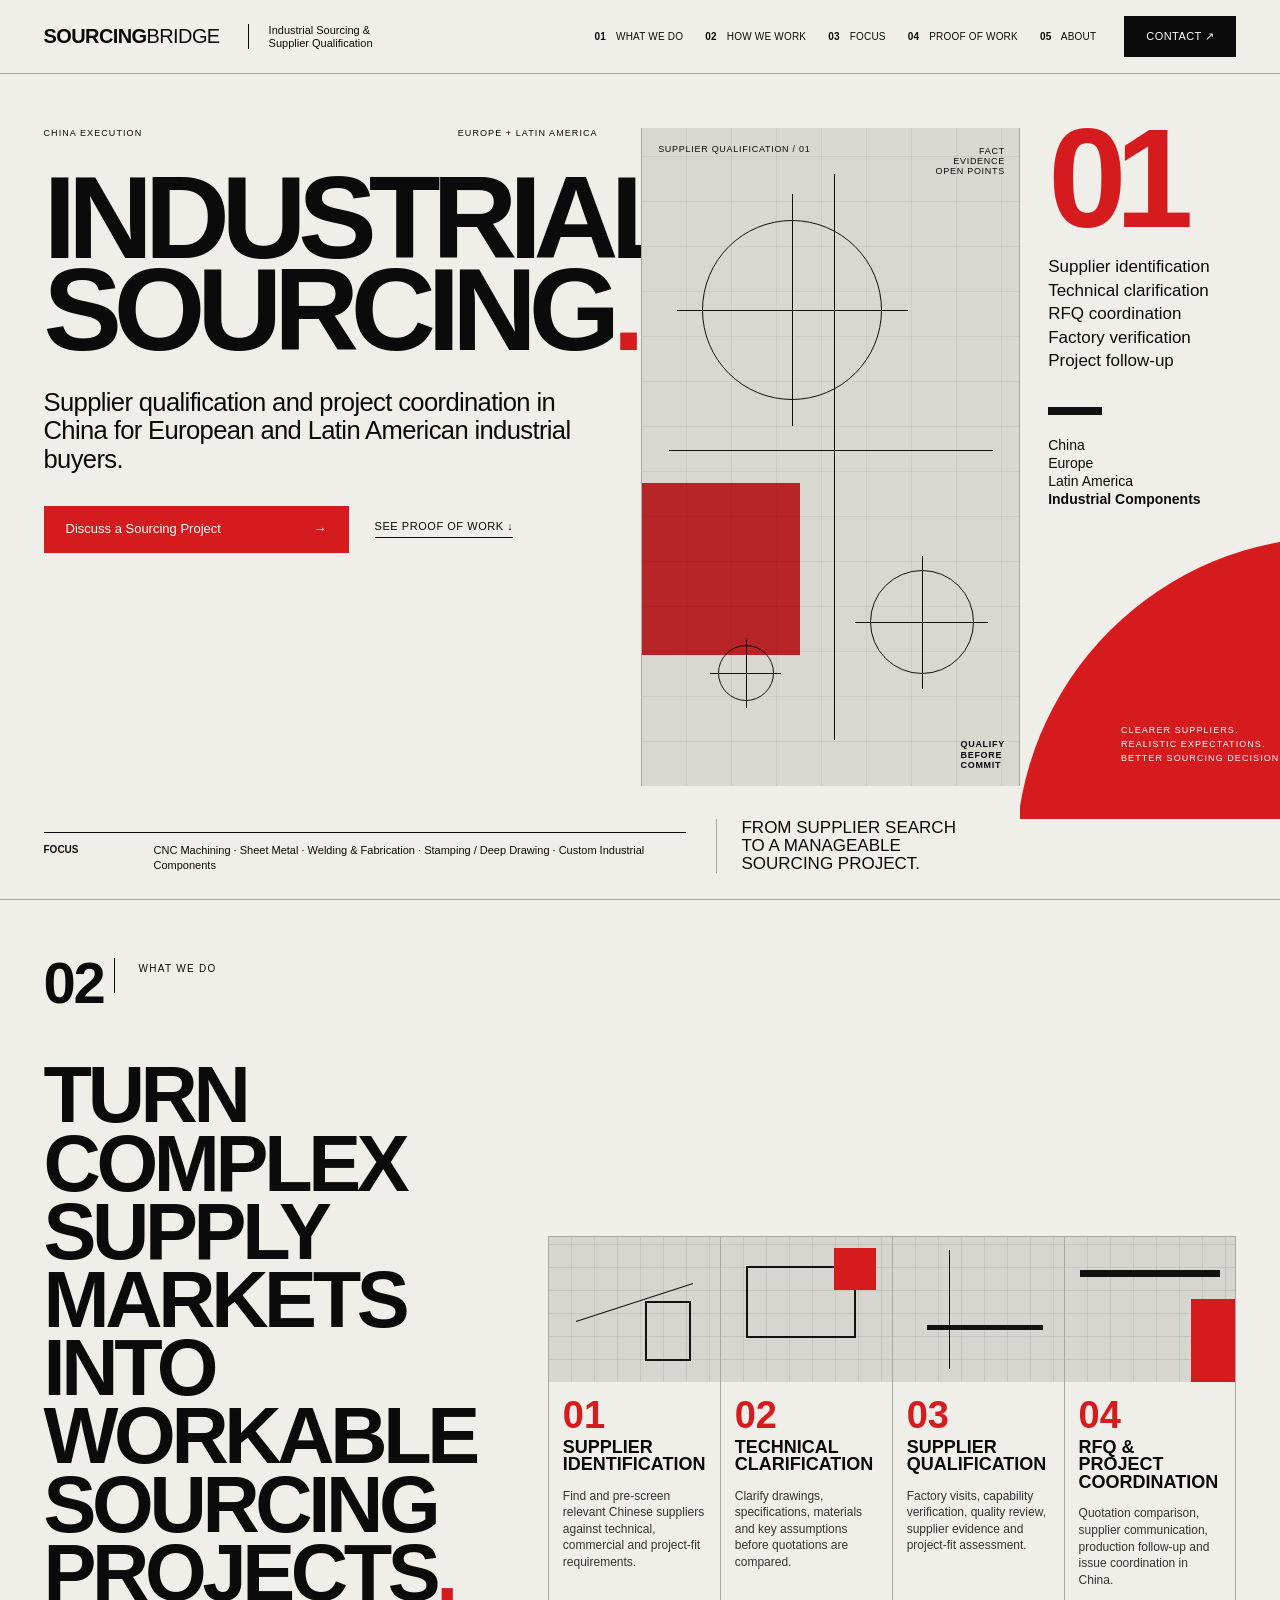
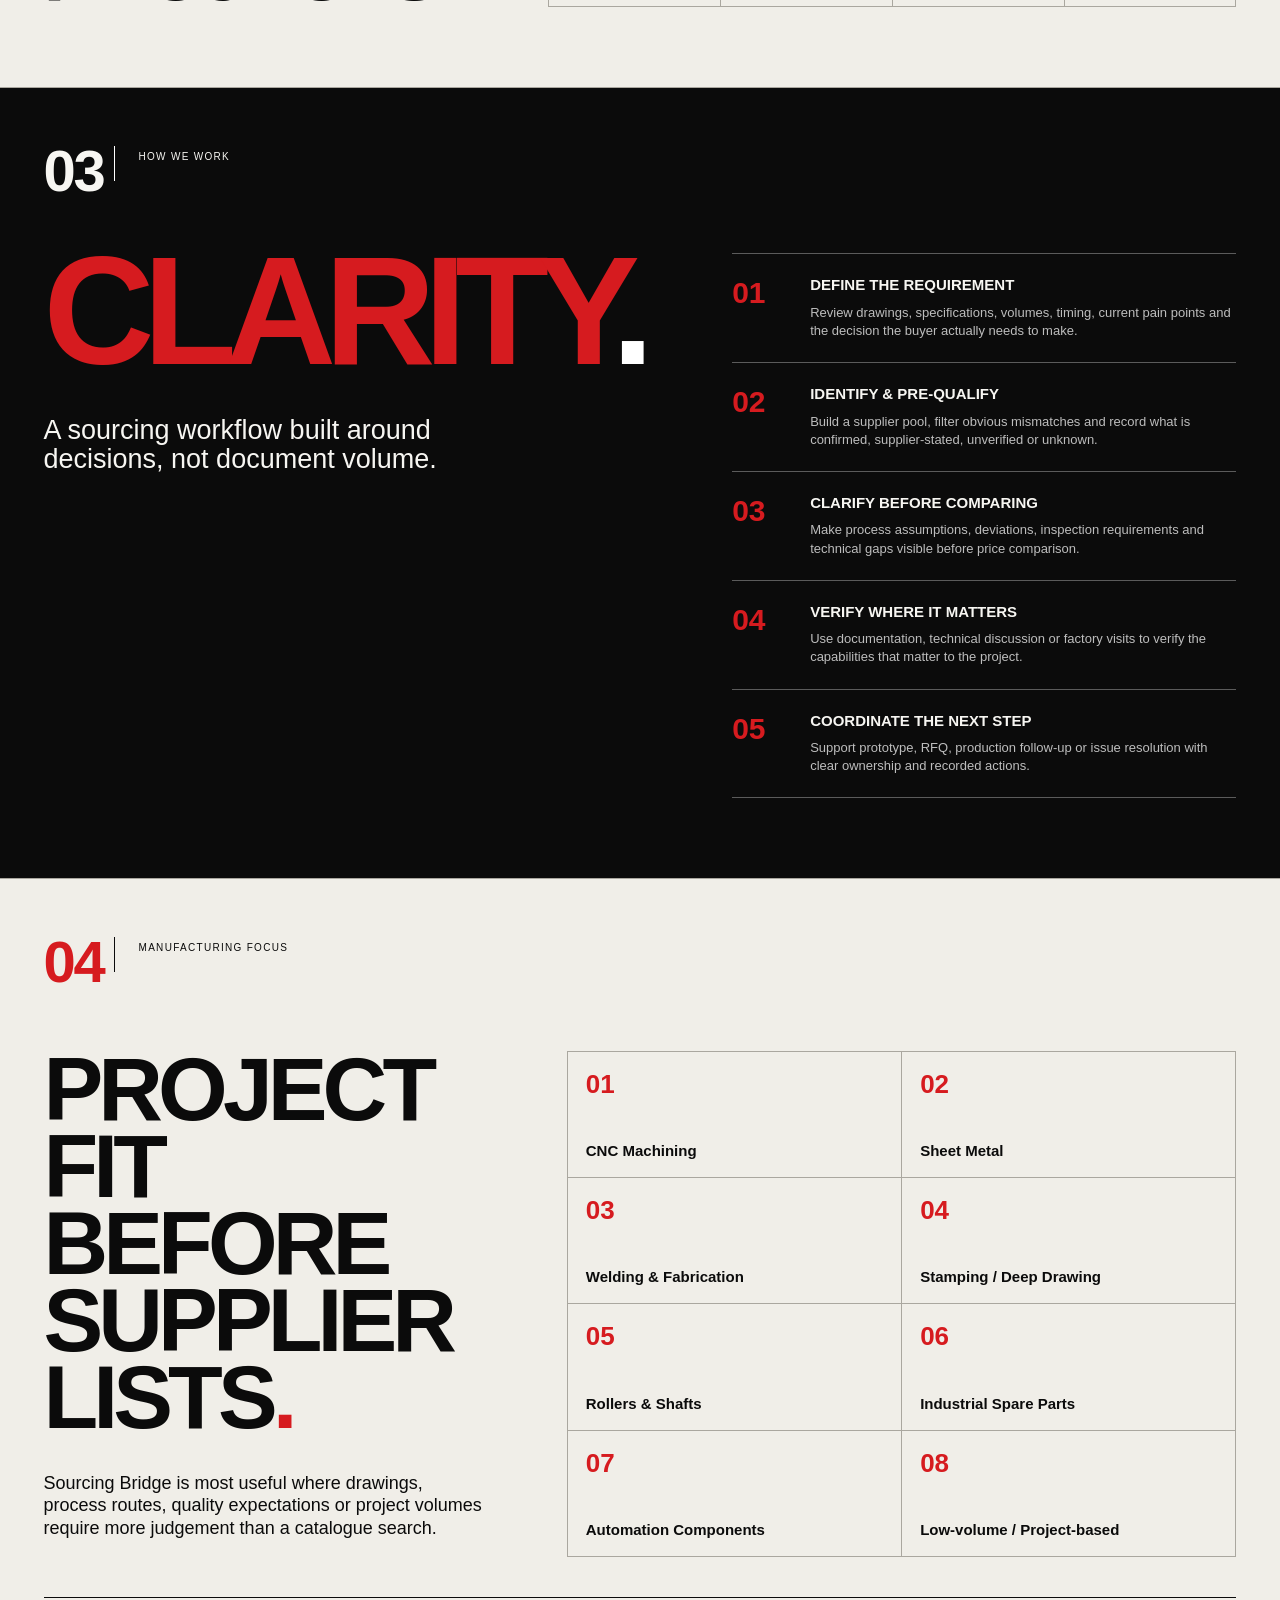
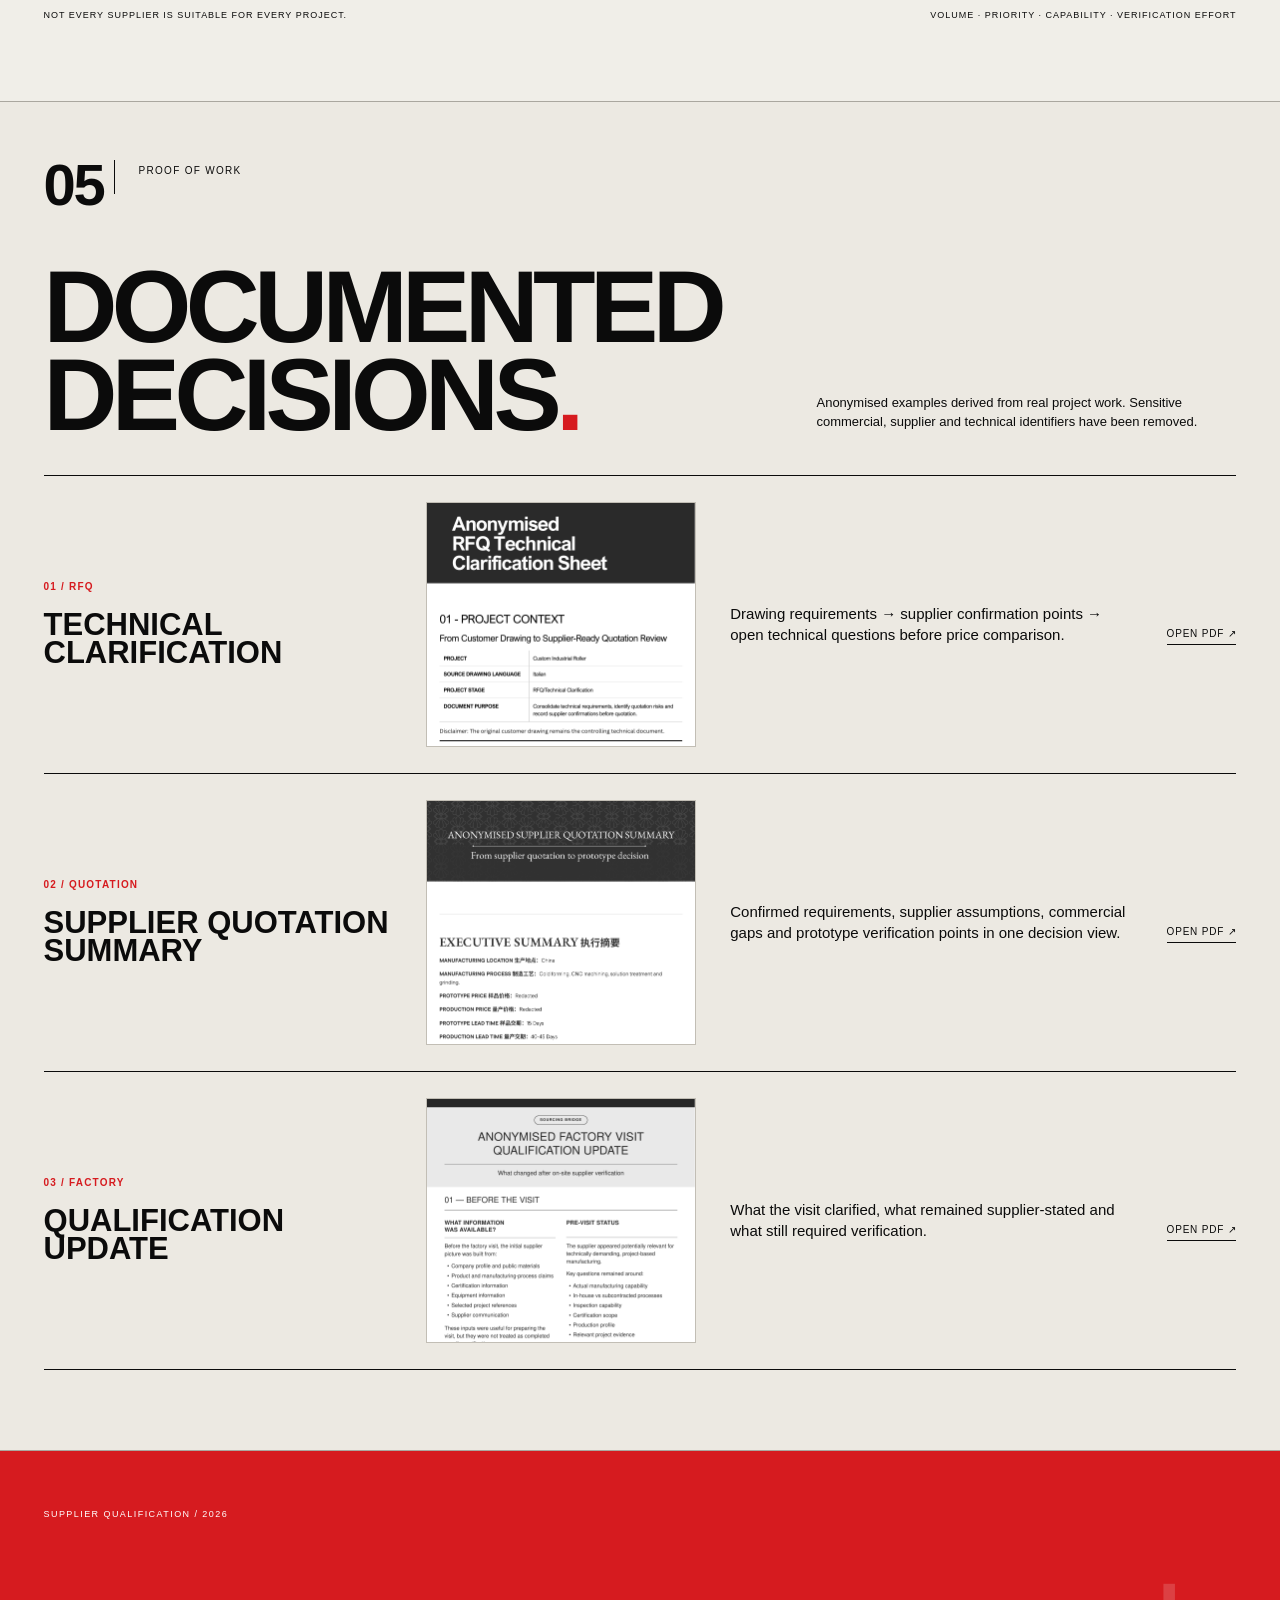
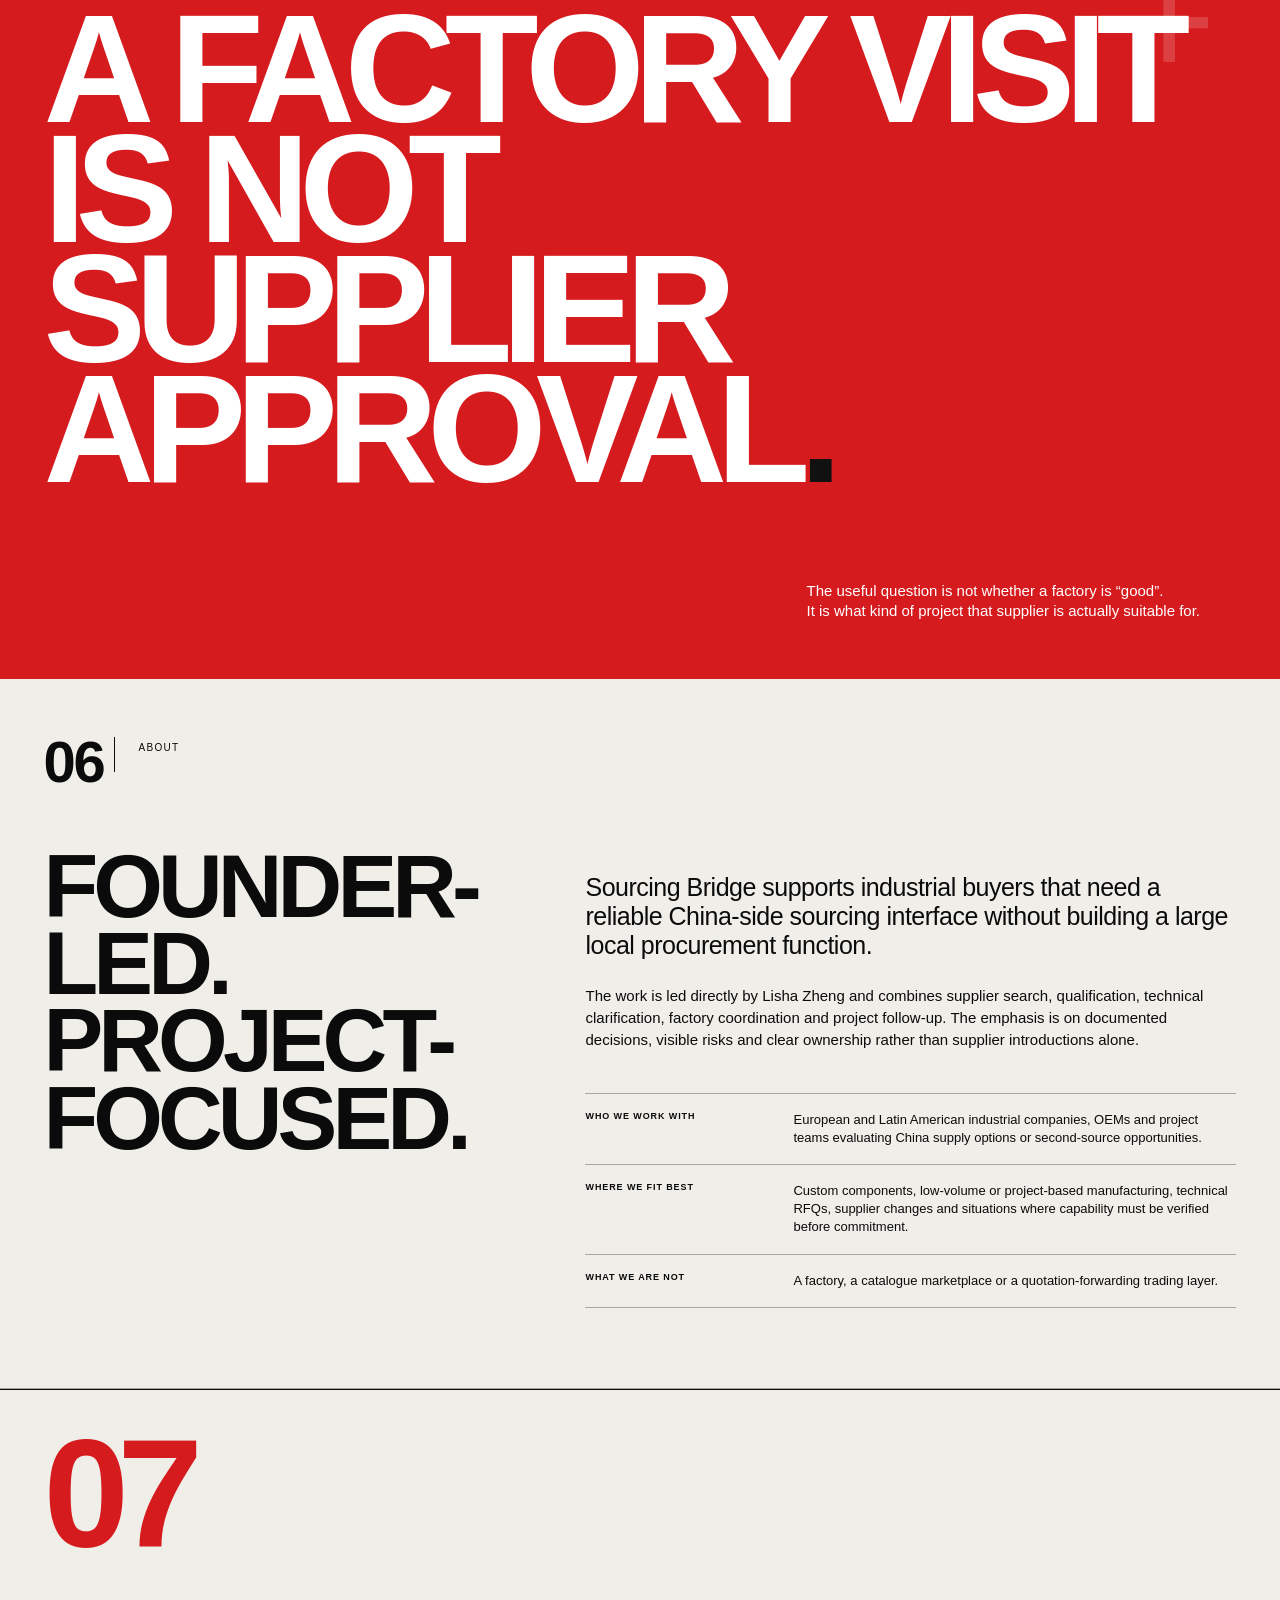
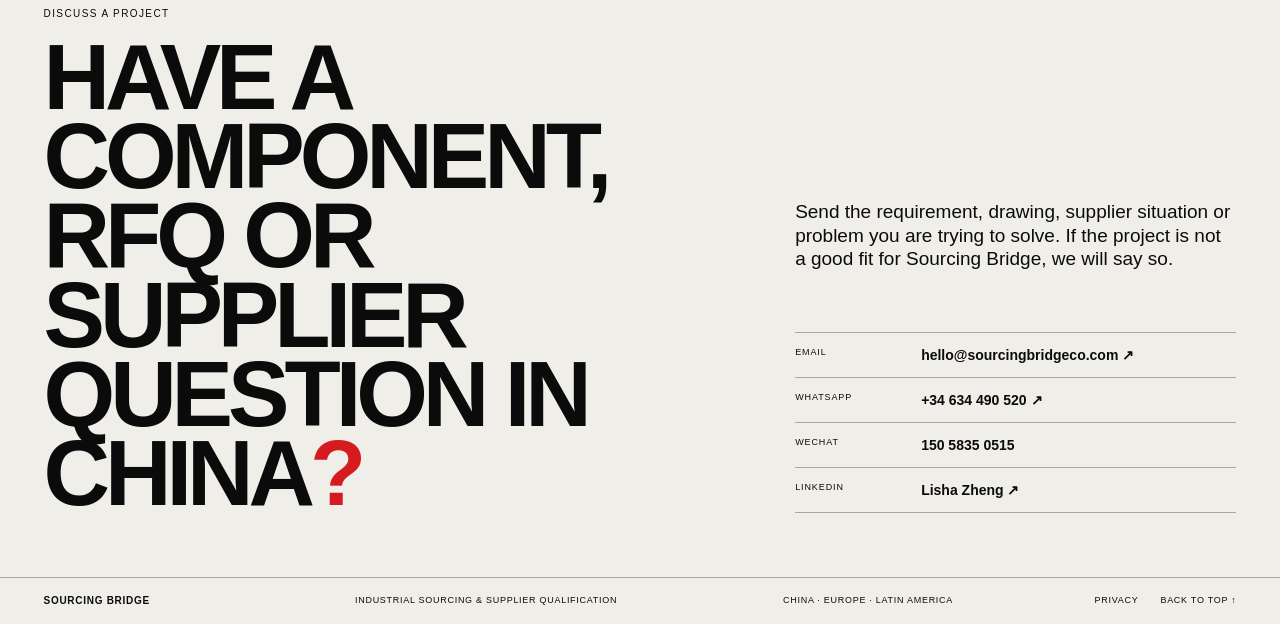
<file: index.html>
<!doctype html>
<html lang="en">
<head>
  <meta charset="utf-8" />
  <meta name="viewport" content="width=device-width, initial-scale=1" />
  <title>Sourcing Bridge — Industrial Sourcing & Supplier Qualification in China</title>
  <meta name="description" content="Sourcing Bridge supports European and Latin American industrial companies with supplier identification, qualification, RFQ coordination, factory verification and project follow-up in China." />
  <meta name="theme-color" content="#f0eee8" />
  <meta property="og:title" content="Sourcing Bridge — Industrial Sourcing & Supplier Qualification" />
  <meta property="og:description" content="From supplier search to a manageable industrial sourcing project." />
  <meta property="og:type" content="website" />
  <meta property="og:url" content="https://sourcingbridgeco.com/" />
  <link rel="canonical" href="https://sourcingbridgeco.com/" />
  <meta property="og:image" content="https://sourcingbridgeco.com/assets/og-sourcingbridge.png" />
  <meta property="og:image:width" content="1200" />
  <meta property="og:image:height" content="630" />
  <meta name="twitter:card" content="summary_large_image" />
  <meta name="twitter:title" content="Sourcing Bridge — Industrial Sourcing & Supplier Qualification" />
  <meta name="twitter:description" content="From supplier search to a manageable industrial sourcing project." />
  <meta name="twitter:image" content="https://sourcingbridgeco.com/assets/og-sourcingbridge.png" />
  <link rel="icon" type="image/svg+xml" href="assets/favicon.svg" />
  <link rel="apple-touch-icon" href="assets/apple-touch-icon.png" />
  <link rel="stylesheet" href="styles.css" />
</head>
<body>
  <a class="skip" href="#main">Skip to content</a>

  <header class="site-header" id="top">
    <a class="logo" href="#top" aria-label="Sourcing Bridge home">
      <strong>SOURCING</strong><span>BRIDGE</span>
    </a>
    <div class="header-descriptor">Industrial Sourcing &<br />Supplier Qualification</div>

    <button class="menu-toggle" type="button" aria-expanded="false" aria-controls="site-nav">
      <span>Menu</span><b aria-hidden="true">+</b>
    </button>

    <nav id="site-nav" class="site-nav" aria-label="Primary navigation">
      <a href="#services"><i>01</i> What We Do</a>
      <a href="#method"><i>02</i> How We Work</a>
      <a href="#focus"><i>03</i> Focus</a>
      <a href="#proof"><i>04</i> Proof of Work</a>
      <a href="#about"><i>05</i> About</a>
    </nav>
    <a class="contact-link" href="#contact">Contact ↗</a>
  </header>

  <main id="main">
    <section class="hero poster-grid" aria-labelledby="hero-title">
      <div class="hero-intro">
        <div class="microline"><span>CHINA EXECUTION</span><span>EUROPE + LATIN AMERICA</span></div>
        <h1 id="hero-title">INDUSTRIAL<br /><span>SOURCING</span><em>.</em></h1>
        <p class="hero-lead">Supplier qualification and project coordination in China for European and Latin American industrial buyers.</p>
        <div class="hero-actions">
          <a class="btn btn-red" href="mailto:hello@sourcingbridgeco.com?subject=Industrial%20Sourcing%20Project">Discuss a Sourcing Project <span>→</span></a>
          <a class="text-link" href="#proof">See proof of work ↓</a>
        </div>
      </div>

      <div class="hero-graphic" aria-hidden="true">
        <div class="technical-field">
          <div class="axis axis-x"></div>
          <div class="axis axis-y"></div>
          <div class="target target-a"></div>
          <div class="target target-b"></div>
          <div class="target target-c"></div>
          <div class="red-block"></div>
          <div class="grid-code">SUPPLIER QUALIFICATION / 01</div>
          <div class="coord coord-a">FACT<br />EVIDENCE<br />OPEN POINTS</div>
          <div class="coord coord-b">QUALIFY<br />BEFORE<br />COMMIT</div>
        </div>
      </div>

      <aside class="hero-index">
        <div class="index-no">01</div>
        <div class="index-list">
          <span>Supplier identification</span>
          <span>Technical clarification</span>
          <span>RFQ coordination</span>
          <span>Factory verification</span>
          <span>Project follow-up</span>
        </div>
        <div class="mini-rule"></div>
        <div class="index-geo">China<br />Europe<br />Latin America<br /><strong>Industrial Components</strong></div>
        <div class="hero-circle"><p>CLEARER SUPPLIERS.<br />REALISTIC EXPECTATIONS.<br />BETTER SOURCING DECISIONS.</p></div>
      </aside>

      <div class="hero-footerline">
        <div>
          <b>FOCUS</b>
          <span>CNC Machining · Sheet Metal · Welding & Fabrication · Stamping / Deep Drawing · Custom Industrial Components</span>
        </div>
        <div class="hero-statement">FROM SUPPLIER SEARCH<br />TO A MANAGEABLE<br />SOURCING PROJECT.</div>
      </div>
    </section>

    <section class="section services" id="services" aria-labelledby="services-title">
      <header class="section-head">
        <div class="section-number">02</div>
        <div class="section-kicker">WHAT WE DO</div>
      </header>

      <div class="services-layout">
        <h2 id="services-title">TURN COMPLEX<br />SUPPLY MARKETS<br />INTO WORKABLE<br />SOURCING PROJECTS<span>.</span></h2>

        <div class="service-grid">
          <article class="service-item">
            <div class="service-visual blueprint" aria-hidden="true"><span></span><i></i></div>
            <div class="service-no">01</div>
            <h3>SUPPLIER<br />IDENTIFICATION</h3>
            <p>Find and pre-screen relevant Chinese suppliers against technical, commercial and project-fit requirements.</p>
          </article>
          <article class="service-item">
            <div class="service-visual tolerance" aria-hidden="true"><span></span><i></i></div>
            <div class="service-no">02</div>
            <h3>TECHNICAL<br />CLARIFICATION</h3>
            <p>Clarify drawings, specifications, materials and key assumptions before quotations are compared.</p>
          </article>
          <article class="service-item">
            <div class="service-visual verification" aria-hidden="true"><span></span><i></i></div>
            <div class="service-no">03</div>
            <h3>SUPPLIER<br />QUALIFICATION</h3>
            <p>Factory visits, capability verification, quality review, supplier evidence and project-fit assessment.</p>
          </article>
          <article class="service-item">
            <div class="service-visual coordination" aria-hidden="true"><span></span><i></i></div>
            <div class="service-no">04</div>
            <h3>RFQ & PROJECT<br />COORDINATION</h3>
            <p>Quotation comparison, supplier communication, production follow-up and issue coordination in China.</p>
          </article>
        </div>
      </div>
    </section>

    <section class="section method" id="method" aria-labelledby="method-title">
      <header class="section-head inverse-head">
        <div class="section-number">03</div>
        <div class="section-kicker">HOW WE WORK</div>
      </header>

      <div class="method-layout">
        <div class="method-title-wrap">
          <div class="method-word">CLARITY<span>.</span></div>
          <h2 id="method-title">A sourcing workflow built around decisions, not document volume.</h2>
        </div>

        <ol class="method-list">
          <li><span>01</span><div><b>DEFINE THE REQUIREMENT</b><p>Review drawings, specifications, volumes, timing, current pain points and the decision the buyer actually needs to make.</p></div></li>
          <li><span>02</span><div><b>IDENTIFY & PRE-QUALIFY</b><p>Build a supplier pool, filter obvious mismatches and record what is confirmed, supplier-stated, unverified or unknown.</p></div></li>
          <li><span>03</span><div><b>CLARIFY BEFORE COMPARING</b><p>Make process assumptions, deviations, inspection requirements and technical gaps visible before price comparison.</p></div></li>
          <li><span>04</span><div><b>VERIFY WHERE IT MATTERS</b><p>Use documentation, technical discussion or factory visits to verify the capabilities that matter to the project.</p></div></li>
          <li><span>05</span><div><b>COORDINATE THE NEXT STEP</b><p>Support prototype, RFQ, production follow-up or issue resolution with clear ownership and recorded actions.</p></div></li>
        </ol>
      </div>
    </section>

    <section class="section focus" id="focus" aria-labelledby="focus-title">
      <header class="section-head">
        <div class="section-number red">04</div>
        <div class="section-kicker">MANUFACTURING FOCUS</div>
      </header>

      <div class="focus-layout">
        <div class="focus-left">
          <h2 id="focus-title">PROJECT FIT<br />BEFORE<br />SUPPLIER LISTS<span>.</span></h2>
          <p>Sourcing Bridge is most useful where drawings, process routes, quality expectations or project volumes require more judgement than a catalogue search.</p>
        </div>
        <div class="focus-matrix" aria-label="Manufacturing focus areas">
          <div><b>01</b><span>CNC Machining</span></div>
          <div><b>02</b><span>Sheet Metal</span></div>
          <div><b>03</b><span>Welding & Fabrication</span></div>
          <div><b>04</b><span>Stamping / Deep Drawing</span></div>
          <div><b>05</b><span>Rollers & Shafts</span></div>
          <div><b>06</b><span>Industrial Spare Parts</span></div>
          <div><b>07</b><span>Automation Components</span></div>
          <div><b>08</b><span>Low-volume / Project-based</span></div>
        </div>
      </div>
      <div class="focus-note"><span>NOT EVERY SUPPLIER IS SUITABLE FOR EVERY PROJECT.</span><span>VOLUME · PRIORITY · CAPABILITY · VERIFICATION EFFORT</span></div>
    </section>

    <section class="section proof" id="proof" aria-labelledby="proof-title">
      <header class="section-head proof-head">
        <div class="section-number">05</div>
        <div class="section-kicker">PROOF OF WORK</div>
      </header>

      <div class="proof-intro">
        <h2 id="proof-title">DOCUMENTED<br />DECISIONS<span>.</span></h2>
        <p>Anonymised examples derived from real project work. Sensitive commercial, supplier and technical identifiers have been removed.</p>
      </div>

      <div class="proof-list">
        <a class="proof-row" href="assets/proof/rfq-technical-clarification.pdf" target="_blank" rel="noopener">
          <div class="proof-meta"><span>01 / RFQ</span><b>TECHNICAL CLARIFICATION</b></div>
          <div class="proof-image"><img src="assets/proof/rfq.png" alt="Anonymised RFQ Technical Clarification Sheet preview" loading="lazy" /></div>
          <div class="proof-copy"><p>Drawing requirements → supplier confirmation points → open technical questions before price comparison.</p><span>OPEN PDF ↗</span></div>
        </a>

        <a class="proof-row" href="assets/proof/supplier-quotation-summary.pdf" target="_blank" rel="noopener">
          <div class="proof-meta"><span>02 / QUOTATION</span><b>SUPPLIER QUOTATION SUMMARY</b></div>
          <div class="proof-image"><img src="assets/proof/quotation.png" alt="Anonymised Supplier Quotation Summary preview" loading="lazy" /></div>
          <div class="proof-copy"><p>Confirmed requirements, supplier assumptions, commercial gaps and prototype verification points in one decision view.</p><span>OPEN PDF ↗</span></div>
        </a>

        <a class="proof-row" href="assets/proof/factory-visit-qualification-update.pdf" target="_blank" rel="noopener">
          <div class="proof-meta"><span>03 / FACTORY</span><b>QUALIFICATION UPDATE</b></div>
          <div class="proof-image"><img src="assets/proof/factory.png" alt="Anonymised Factory Visit Qualification Update preview" loading="lazy" /></div>
          <div class="proof-copy"><p>What the visit clarified, what remained supplier-stated and what still required verification.</p><span>OPEN PDF ↗</span></div>
        </a>
      </div>
    </section>

    <section class="manifesto" aria-label="Qualification principle">
      <div class="manifesto-small">SUPPLIER QUALIFICATION / 2026</div>
      <div class="manifesto-text">A FACTORY VISIT<br />IS NOT<br />SUPPLIER APPROVAL<span>.</span></div>
      <div class="manifesto-copy">The useful question is not whether a factory is “good”.<br />It is what kind of project that supplier is actually suitable for.</div>
      <div class="manifesto-mark" aria-hidden="true">+</div>
    </section>

    <section class="section about" id="about" aria-labelledby="about-title">
      <header class="section-head">
        <div class="section-number">06</div>
        <div class="section-kicker">ABOUT</div>
      </header>
      <div class="about-layout">
        <h2 id="about-title">FOUNDER-LED.<br />PROJECT-FOCUSED.</h2>
        <div class="about-copy">
          <p class="large">Sourcing Bridge supports industrial buyers that need a reliable China-side sourcing interface without building a large local procurement function.</p>
          <p>The work is led directly by Lisha Zheng and combines supplier search, qualification, technical clarification, factory coordination and project follow-up. The emphasis is on documented decisions, visible risks and clear ownership rather than supplier introductions alone.</p>
          <dl>
            <div><dt>WHO WE WORK WITH</dt><dd>European and Latin American industrial companies, OEMs and project teams evaluating China supply options or second-source opportunities.</dd></div>
            <div><dt>WHERE WE FIT BEST</dt><dd>Custom components, low-volume or project-based manufacturing, technical RFQs, supplier changes and situations where capability must be verified before commitment.</dd></div>
            <div><dt>WHAT WE ARE NOT</dt><dd>A factory, a catalogue marketplace or a quotation-forwarding trading layer.</dd></div>
          </dl>
        </div>
      </div>
    </section>

    <section class="contact" id="contact" aria-labelledby="contact-title">
      <div class="contact-index">07</div>
      <div class="contact-inner">
        <div>
          <div class="contact-kicker">DISCUSS A PROJECT</div>
          <h2 id="contact-title">HAVE A COMPONENT,<br />RFQ OR SUPPLIER<br />QUESTION IN CHINA<span>?</span></h2>
        </div>
        <div class="contact-copy">
          <p>Send the requirement, drawing, supplier situation or problem you are trying to solve. If the project is not a good fit for Sourcing Bridge, we will say so.</p>
          <div class="contact-lines">
            <a href="mailto:hello@sourcingbridgeco.com"><span>EMAIL</span><b>hello@sourcingbridgeco.com ↗</b></a>
            <a href="https://wa.me/34634490520" target="_blank" rel="noopener"><span>WHATSAPP</span><b>+34 634 490 520 ↗</b></a>
            <div><span>WECHAT</span><b>150 5835 0515</b></div>
            <a href="https://www.linkedin.com/in/lishazhengzhou/" target="_blank" rel="noopener"><span>LINKEDIN</span><b>Lisha Zheng ↗</b></a>
          </div>
        </div>
      </div>
    </section>
  </main>

  <footer class="site-footer">
    <div><strong>SOURCING BRIDGE</strong></div>
    <div>INDUSTRIAL SOURCING & SUPPLIER QUALIFICATION</div>
    <div>CHINA · EUROPE · LATIN AMERICA</div>
    <div class="footer-links"><a href="privacy.html">PRIVACY</a><a href="/">BACK TO TOP ↑</a></div>
  </footer>


  <script type="application/ld+json">
  {
    "@context": "https://schema.org",
    "@type": "ProfessionalService",
    "name": "Sourcing Bridge",
    "url": "https://sourcingbridgeco.com/",
    "email": "hello@sourcingbridgeco.com",
    "description": "Industrial sourcing and supplier qualification support in China for European and Latin American industrial buyers.",
    "founder": {"@type": "Person", "name": "Lisha Zheng"},
    "areaServed": ["Europe", "Latin America", "China"]
  }
  </script>
  <script src="script.js"></script>
</body>
</html>
</file>
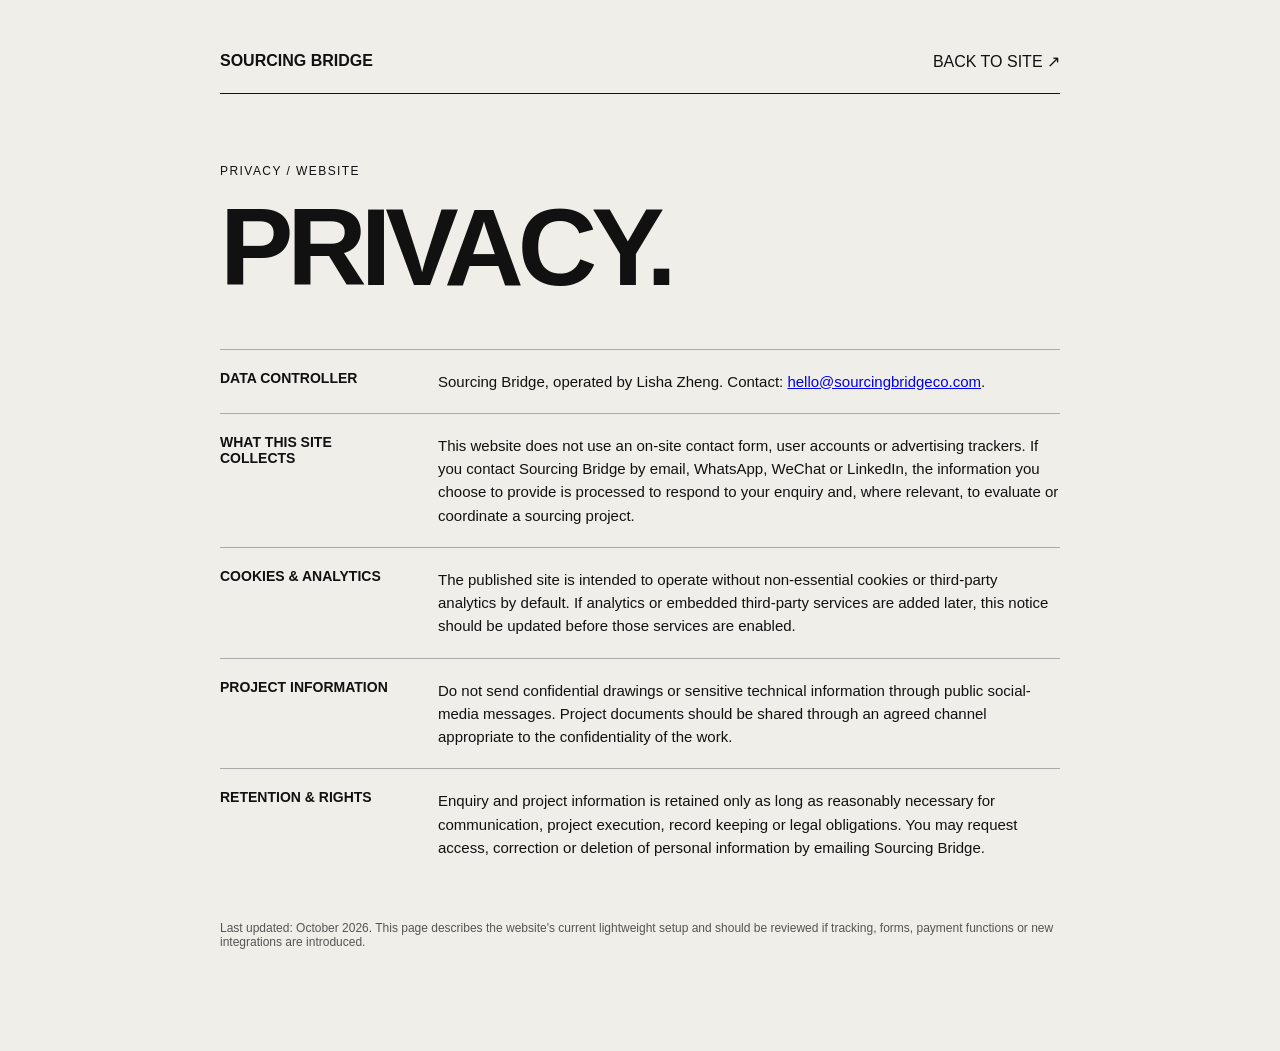
<file: privacy.html>
<!doctype html><html lang="en"><head><meta charset="utf-8"><meta name="viewport" content="width=device-width,initial-scale=1"><title>Privacy — Sourcing Bridge</title><meta name="robots" content="index,follow"><link rel="icon" type="image/svg+xml" href="assets/favicon.svg"><style>body{margin:0;background:#f0eee8;color:#111;font-family:Arial,Helvetica,sans-serif}.wrap{max-width:840px;margin:auto;padding:52px 24px 90px}.top{display:flex;justify-content:space-between;gap:20px;padding-bottom:22px;border-bottom:1px solid #111}.brand{font-weight:800}.back{text-decoration:none;color:#111}.eyebrow{margin-top:70px;font-size:12px;letter-spacing:.12em}.title{font-size:clamp(54px,10vw,110px);line-height:.85;letter-spacing:-.055em;margin:22px 0 55px}.grid{display:grid;grid-template-columns:190px 1fr;gap:28px;padding:20px 0;border-top:1px solid #aaa}.grid:last-child{border-bottom:1px solid #aaa}.grid h2{margin:0;font-size:14px}.grid p{margin:0;font-size:15px;line-height:1.55}.small{margin-top:42px;font-size:12px;color:#555}@media(max-width:650px){.grid{grid-template-columns:1fr;gap:9px}.title{font-size:64px}}</style></head><body><main class="wrap"><div class="top"><div class="brand">SOURCING BRIDGE</div><a class="back" href="index.html">BACK TO SITE ↗</a></div><div class="eyebrow">PRIVACY / WEBSITE</div><h1 class="title">PRIVACY.</h1><section class="grid"><h2>DATA CONTROLLER</h2><p>Sourcing Bridge, operated by Lisha Zheng. Contact: <a href="mailto:hello@sourcingbridgeco.com">hello@sourcingbridgeco.com</a>.</p></section><section class="grid"><h2>WHAT THIS SITE COLLECTS</h2><p>This website does not use an on-site contact form, user accounts or advertising trackers. If you contact Sourcing Bridge by email, WhatsApp, WeChat or LinkedIn, the information you choose to provide is processed to respond to your enquiry and, where relevant, to evaluate or coordinate a sourcing project.</p></section><section class="grid"><h2>COOKIES & ANALYTICS</h2><p>The published site is intended to operate without non-essential cookies or third-party analytics by default. If analytics or embedded third-party services are added later, this notice should be updated before those services are enabled.</p></section><section class="grid"><h2>PROJECT INFORMATION</h2><p>Do not send confidential drawings or sensitive technical information through public social-media messages. Project documents should be shared through an agreed channel appropriate to the confidentiality of the work.</p></section><section class="grid"><h2>RETENTION & RIGHTS</h2><p>Enquiry and project information is retained only as long as reasonably necessary for communication, project execution, record keeping or legal obligations. You may request access, correction or deletion of personal information by emailing Sourcing Bridge.</p></section><p class="small">Last updated: October 2026. This page describes the website's current lightweight setup and should be reviewed if tracking, forms, payment functions or new integrations are introduced.</p></main></body></html>
</file>
<file: styles.css>
:root{
  --paper:#f0eee8;
  --paper2:#e7e4dd;
  --ink:#0b0b0b;
  --muted:#565656;
  --line:#aaa79f;
  --red:#d61b1f;
  --black:#0b0b0b;
  --white:#f7f6f2;
  --max:1600px;
}
*{box-sizing:border-box}
html{scroll-behavior:smooth}
body{margin:0;background:var(--paper);color:var(--ink);font-family:"Helvetica Neue",Helvetica,Arial,sans-serif;line-height:1.15;-webkit-font-smoothing:antialiased}
a{color:inherit;text-decoration:none}
img{display:block;max-width:100%}
button{font:inherit}
::selection{background:var(--red);color:white}
.skip{position:fixed;left:12px;top:-60px;background:#000;color:#fff;padding:10px 14px;z-index:1000}
.skip:focus{top:12px}

.site-header{min-height:74px;display:grid;grid-template-columns:auto auto 1fr auto;gap:28px;align-items:center;padding:16px 3.4vw;border-bottom:1px solid var(--line);position:sticky;top:0;z-index:50;background:rgba(240,238,232,.94);backdrop-filter:blur(12px)}
.logo{font-weight:400;font-size:20px;letter-spacing:-.03em;white-space:nowrap}.logo strong{font-weight:900}.logo span{font-weight:400}
.header-descriptor{font-size:11px;line-height:1.18;border-left:1px solid var(--ink);padding-left:20px;min-width:145px}
.site-nav{display:flex;justify-content:flex-end;gap:22px;font-size:10px;text-transform:uppercase;letter-spacing:.02em}.site-nav a{position:relative;padding:9px 0}.site-nav i{font-style:normal;font-weight:700;margin-right:7px}.site-nav a:after{content:"";position:absolute;left:0;right:100%;bottom:2px;height:2px;background:var(--red);transition:.2s}.site-nav a:hover:after{right:0}
.contact-link{background:var(--black);color:#fff;padding:14px 22px;font-size:11px;text-transform:uppercase;letter-spacing:.04em}
.menu-toggle{display:none;background:none;border:0;text-transform:uppercase;font-size:11px;align-items:center;gap:8px}.menu-toggle b{font-size:22px;font-weight:400;line-height:1}

.poster-grid{min-height:calc(100vh - 74px);display:grid;grid-template-columns:minmax(0,1.32fr) minmax(310px,.78fr) minmax(260px,.52fr);grid-template-rows:1fr auto;border-bottom:1px solid var(--line)}
.hero-intro{padding:4.2vw 3.4vw 2.6vw;display:flex;flex-direction:column;justify-content:flex-start}
.microline{display:flex;justify-content:space-between;font-size:9px;letter-spacing:.12em;text-transform:uppercase;margin-bottom:34px;max-width:640px}
.hero h1{margin:0;font-family:"Arial Narrow","Helvetica Neue Condensed",Impact,sans-serif;font-size:clamp(78px,9.2vw,165px);font-weight:900;line-height:.78;letter-spacing:-.07em;max-width:820px}.hero h1 em{font-style:normal;color:var(--red)}
.hero-lead{font-size:clamp(21px,2vw,31px);line-height:1.12;max-width:670px;margin:32px 0 0;letter-spacing:-.025em}
.hero-actions{display:flex;align-items:center;gap:26px;margin-top:32px}.btn{display:inline-flex;align-items:center;justify-content:space-between;gap:36px;padding:16px 22px;min-width:305px;font-size:13px}.btn-red{background:var(--red);color:white}.btn-red:hover{background:#b81014}.text-link{font-size:11px;text-transform:uppercase;letter-spacing:.05em;border-bottom:1px solid var(--ink);padding-bottom:4px}
.hero-graphic{padding:4.2vw 0 2.6vw}.technical-field{height:100%;min-height:620px;background:#d9d7d0;position:relative;overflow:hidden;border-left:1px solid var(--line);border-right:1px solid var(--line)}
.technical-field:before{content:"";position:absolute;inset:0;background:repeating-linear-gradient(0deg,transparent 0 44px,rgba(0,0,0,.06) 44px 45px),repeating-linear-gradient(90deg,transparent 0 44px,rgba(0,0,0,.06) 44px 45px);opacity:.9}
.axis{position:absolute;background:#101010;z-index:2}.axis-x{height:1px;width:86%;left:7%;top:49%}.axis-y{width:1px;height:86%;left:51%;top:7%}
.target{position:absolute;border:1px solid #111;border-radius:50%;z-index:3}.target:before,.target:after{content:"";position:absolute;background:#111}.target:before{height:1px;width:130%;left:-15%;top:50%}.target:after{width:1px;height:130%;top:-15%;left:50%}.target-a{width:180px;height:180px;left:16%;top:14%}.target-b{width:104px;height:104px;right:12%;bottom:17%}.target-c{width:56px;height:56px;left:20%;bottom:13%}
.red-block{position:absolute;z-index:4;width:42%;height:26%;left:0;bottom:20%;background:rgba(214,27,31,.92);mix-blend-mode:multiply}
.grid-code,.coord{position:absolute;z-index:5;font-size:9px;letter-spacing:.08em}.grid-code{top:16px;left:16px}.coord-a{right:14px;top:18px;text-align:right}.coord-b{right:14px;bottom:15px;font-weight:800;line-height:1.2}
.hero-index{padding:4.2vw 3.4vw 0 2.2vw;position:relative;overflow:hidden;display:flex;flex-direction:column;min-height:620px}.index-no{color:var(--red);font-weight:900;font-family:"Arial Narrow",Impact,sans-serif;font-size:clamp(110px,11vw,185px);line-height:.72;letter-spacing:-.08em}.index-list{display:grid;gap:4px;font-size:17px;margin-top:28px}.mini-rule{width:54px;height:8px;background:#111;margin:36px 0 22px}.index-geo{font-size:14px;line-height:1.28}.index-geo strong{font-weight:900}.hero-circle{position:absolute;width:320px;height:320px;border-radius:100% 0 0 0;background:var(--red);right:-56px;bottom:-38px;color:white}.hero-circle p{position:absolute;left:105px;top:178px;font-size:9px;line-height:1.55;letter-spacing:.12em;width:170px}
.hero-footerline{grid-column:1/3;padding:0 3.4vw 26px;display:grid;grid-template-columns:1fr 260px;gap:30px;align-items:end}.hero-footerline>div:first-child{display:grid;grid-template-columns:90px 1fr;gap:20px;font-size:11px;line-height:1.35;border-top:1px solid var(--ink);padding-top:10px}.hero-footerline b{font-size:10px}.hero-statement{font-size:17px;line-height:1.05;border-left:1px solid var(--line);padding-left:24px}

.section{padding:58px 3.4vw 80px;border-bottom:1px solid var(--line)}
.section-head{display:grid;grid-template-columns:70px 1fr;align-items:start}.section-number{font-family:"Arial Narrow",Impact,sans-serif;font-weight:900;font-size:58px;line-height:.85;letter-spacing:-.04em}.section-number.red{color:var(--red)}.section-kicker{font-size:10px;letter-spacing:.13em;text-transform:uppercase;border-left:1px solid var(--ink);padding:5px 0 18px 24px}
.services-layout{display:grid;grid-template-columns:.78fr 1.22fr;gap:5vw;margin-top:54px;align-items:end}.services h2,.focus h2,.proof h2,.about h2,.contact h2{font-family:"Arial Narrow","Helvetica Neue Condensed",Impact,sans-serif;font-weight:900;letter-spacing:-.055em;line-height:.86;margin:0}.services h2{font-size:clamp(54px,6.2vw,104px)}.services h2 span,.focus h2 span,.proof h2 span,.contact h2 span{color:var(--red)}
.service-grid{display:grid;grid-template-columns:repeat(4,1fr);border-left:1px solid var(--line);border-top:1px solid var(--line)}.service-item{padding:0 14px 18px;border-right:1px solid var(--line);border-bottom:1px solid var(--line);min-width:0}.service-visual{height:145px;margin:0 -14px 14px;background:#d7d5cf;position:relative;overflow:hidden}.service-visual:before{content:"";position:absolute;inset:0;background:repeating-linear-gradient(0deg,transparent 0 22px,rgba(0,0,0,.07) 22px 23px),repeating-linear-gradient(90deg,transparent 0 22px,rgba(0,0,0,.07) 22px 23px)}.service-visual span,.service-visual i{position:absolute;z-index:2}.blueprint span{width:72%;height:1px;background:#111;left:14%;top:45%;transform:rotate(-18deg)}.blueprint i{width:46px;height:60px;border:2px solid #111;right:17%;bottom:14%}.tolerance span{width:110px;height:72px;border:2px solid #111;left:15%;top:20%}.tolerance i{width:42px;height:42px;background:var(--red);right:9%;top:8%}.verification span{width:1px;height:82%;background:#111;left:33%;top:9%}.verification i{width:68%;height:5px;background:#111;left:20%;top:61%}.coordination span{width:82%;height:7px;background:#111;left:9%;top:23%}.coordination i{width:26%;height:57%;background:var(--red);right:0;bottom:0}.service-no{font-size:38px;color:var(--red);font-weight:900;line-height:1}.service-item h3{font-size:18px;line-height:.98;margin:5px 0 14px}.service-item p{font-size:12px;line-height:1.38;margin:0;color:#343434}

.method{background:var(--black);color:var(--white)}.method .section-kicker{border-color:#fff}.method-layout{display:grid;grid-template-columns:.82fr 1.18fr;gap:7vw;margin-top:58px}.method-word{font-family:"Arial Narrow",Impact,sans-serif;color:var(--red);font-size:clamp(90px,12vw,180px);font-weight:900;letter-spacing:-.075em;line-height:.76;margin-bottom:46px}.method-word span{color:white}.method h2{font-size:27px;font-weight:500;line-height:1.08;max-width:500px;margin:0}.method-list{list-style:none;margin:0;padding:0}.method-list li{display:grid;grid-template-columns:58px 1fr;gap:20px;border-top:1px solid #5b5b5b;padding:22px 0}.method-list li:last-child{border-bottom:1px solid #5b5b5b}.method-list li>span{color:var(--red);font-size:30px;font-weight:900}.method-list b{font-size:15px}.method-list p{font-size:13px;line-height:1.4;color:#bdbdbd;max-width:640px;margin:9px 0 0}

.focus-layout{display:grid;grid-template-columns:.8fr 1.2fr;gap:6vw;margin-top:64px}.focus h2{font-size:clamp(58px,7vw,110px)}.focus-left p{font-size:18px;line-height:1.25;max-width:620px;margin-top:36px}.focus-matrix{display:grid;grid-template-columns:1fr 1fr;border-top:1px solid var(--line);border-left:1px solid var(--line)}.focus-matrix div{min-height:104px;padding:18px 18px;border-right:1px solid var(--line);border-bottom:1px solid var(--line);display:flex;flex-direction:column;justify-content:space-between}.focus-matrix b{color:var(--red);font-size:26px}.focus-matrix span{font-size:15px;font-weight:700}.focus-note{display:flex;justify-content:space-between;gap:30px;margin-top:40px;padding-top:12px;border-top:1px solid var(--ink);font-size:9px;letter-spacing:.11em}

.proof{background:#ece9e2}.proof-intro{display:flex;justify-content:space-between;gap:40px;align-items:end;margin:54px 0 36px}.proof h2{font-size:clamp(70px,8vw,126px)}.proof-intro>p{max-width:420px;font-size:13px;line-height:1.45;margin:0 0 7px}.proof-list{border-top:1px solid var(--ink)}.proof-row{display:grid;grid-template-columns:.62fr .48fr .9fr;gap:34px;align-items:center;padding:26px 0;border-bottom:1px solid var(--ink);transition:background .2s,padding .2s}.proof-row:hover{background:#e1ddd4;padding-left:12px;padding-right:12px}.proof-meta{display:grid;gap:18px}.proof-meta span{font-size:10px;letter-spacing:.12em;color:var(--red);font-weight:800}.proof-meta b{font-size:31px;line-height:.92}.proof-image{height:245px;background:#d5d1c8;overflow:hidden;border:1px solid #c2beb5}.proof-image img{width:100%;height:100%;object-fit:cover;object-position:top;filter:grayscale(100%);transition:filter .25s,transform .25s}.proof-row:hover .proof-image img{filter:grayscale(35%);transform:scale(1.015)}.proof-copy{display:grid;grid-template-columns:1fr auto;gap:30px;align-items:end}.proof-copy p{font-size:15px;line-height:1.35;margin:0;max-width:480px}.proof-copy span{font-size:10px;letter-spacing:.08em;border-bottom:1px solid var(--ink);padding-bottom:4px}

.manifesto{min-height:92vh;background:var(--red);color:white;padding:4.5vw 3.4vw;position:relative;display:flex;flex-direction:column;justify-content:space-between;overflow:hidden}.manifesto-small{font-size:9px;letter-spacing:.16em}.manifesto-text{font-family:"Arial Narrow",Impact,sans-serif;font-size:clamp(72px,12vw,190px);line-height:.78;letter-spacing:-.07em;font-weight:900;max-width:1150px}.manifesto-text span{color:#111}.manifesto-copy{align-self:flex-end;width:min(430px,100%);font-size:15px;line-height:1.35}.manifesto-mark{position:absolute;right:5vw;top:7vw;font-size:160px;font-weight:200;line-height:1;opacity:.16}

.about-layout{display:grid;grid-template-columns:.82fr 1.18fr;gap:7vw;margin-top:62px}.about h2{font-size:clamp(62px,7vw,112px)}.about-copy p{font-size:15px;line-height:1.45;max-width:680px}.about-copy p.large{font-size:25px;line-height:1.16;letter-spacing:-.02em}.about-copy dl{margin:42px 0 0}.about-copy dl>div{display:grid;grid-template-columns:180px 1fr;gap:28px;padding:17px 0;border-top:1px solid var(--line)}.about-copy dl>div:last-child{border-bottom:1px solid var(--line)}.about-copy dt{font-size:9px;letter-spacing:.1em;font-weight:800}.about-copy dd{margin:0;font-size:13px;line-height:1.4}

.contact{background:var(--paper);border-top:1px solid var(--ink);padding:4vw 3.4vw 5vw;position:relative}.contact-index{font-size:clamp(100px,12vw,190px);font-weight:900;color:var(--red);font-family:"Arial Narrow",Impact,sans-serif;line-height:.7;letter-spacing:-.075em}.contact-inner{display:grid;grid-template-columns:1.2fr .8fr;gap:7vw;margin-top:60px}.contact-kicker{font-size:10px;letter-spacing:.14em;margin-bottom:18px}.contact h2{font-size:clamp(58px,7.2vw,114px)}.contact-copy{display:flex;flex-direction:column;justify-content:flex-end}.contact-copy>p{font-size:19px;line-height:1.25;max-width:520px}.contact-lines{margin-top:42px}.contact-lines>*{display:grid;grid-template-columns:110px 1fr;gap:16px;padding:14px 0;border-top:1px solid var(--line)}.contact-lines>*:last-child{border-bottom:1px solid var(--line)}.contact-lines span{font-size:9px;letter-spacing:.1em}.contact-lines b{font-size:14px;font-weight:700}
.site-footer{display:grid;grid-template-columns:1fr 1.4fr 1fr auto;gap:20px;padding:17px 3.4vw;border-top:1px solid var(--line);font-size:9px;letter-spacing:.08em}.site-footer strong{font-size:10px}

.reveal{opacity:0;transform:translateY(18px);transition:opacity .55s ease,transform .55s ease}.reveal.is-visible{opacity:1;transform:none}

@media(max-width:1180px){
  .site-header{grid-template-columns:auto auto 1fr auto}.site-nav{display:none;position:absolute;left:0;right:0;top:73px;background:var(--paper);border-bottom:1px solid var(--line);padding:18px 3.4vw;grid-template-columns:1fr 1fr;gap:0}.site-nav.is-open{display:grid}.site-nav a{padding:15px 0;border-top:1px solid var(--line)}.menu-toggle{display:flex;justify-self:end}.contact-link{display:none}
  .poster-grid{grid-template-columns:1.3fr .7fr;grid-template-rows:auto auto auto}.hero-index{grid-column:1/3;min-height:380px;border-top:1px solid var(--line);padding:34px 3.4vw}.hero-circle{width:280px;height:280px}.hero-circle p{left:90px;top:155px}.hero-footerline{grid-column:1/3}.index-no{font-size:118px}.index-list{max-width:380px}.hero-graphic{padding-right:3.4vw}.technical-field{min-height:560px}
  .services-layout{grid-template-columns:1fr;align-items:start}.service-grid{margin-top:30px}.method-layout,.focus-layout,.about-layout,.contact-inner{grid-template-columns:1fr}.method-title-wrap{display:grid;grid-template-columns:1fr 1fr;gap:40px;align-items:end}.method-word{margin-bottom:0}.proof-row{grid-template-columns:.65fr .45fr .9fr}.proof-meta b{font-size:25px}.contact-copy{margin-top:20px}
}

@media(max-width:760px){
  .site-header{padding:14px 18px;grid-template-columns:1fr auto}.header-descriptor{display:none}.logo{font-size:17px}.site-nav{top:62px;padding:10px 18px;grid-template-columns:1fr}.site-nav a{font-size:11px}
  .poster-grid{display:block;min-height:0}.hero-intro{padding:34px 18px 32px}.microline{margin-bottom:28px}.hero h1{font-size:70px;line-height:.79}.hero-lead{font-size:21px}.hero-actions{align-items:flex-start;flex-direction:column}.btn{min-width:0;width:100%}.hero-graphic{padding:0 18px 20px}.technical-field{min-height:430px}.hero-index{padding:28px 18px 0;min-height:420px}.index-no{font-size:96px}.index-list{font-size:15px}.hero-circle{width:215px;height:215px;right:-45px;bottom:-26px}.hero-circle p{left:68px;top:118px;font-size:7.8px;width:130px}.hero-footerline{padding:24px 18px 28px;display:block}.hero-footerline>div:first-child{grid-template-columns:1fr}.hero-statement{margin-top:28px;padding-left:0;border-left:0;border-top:1px solid var(--line);padding-top:18px}
  .section{padding:42px 18px 58px}.section-head{grid-template-columns:54px 1fr}.section-number{font-size:45px}.section-kicker{padding-left:18px}.services-layout{margin-top:44px}.services h2{font-size:57px}.service-grid{grid-template-columns:1fr 1fr}.service-visual{height:115px}.service-item h3{font-size:16px}.service-item p{font-size:11.5px}
  .method-title-wrap{display:block}.method-word{font-size:84px;margin-bottom:36px}.method h2{font-size:23px}.method-list li{grid-template-columns:48px 1fr}.method-list li>span{font-size:26px}
  .focus h2{font-size:61px}.focus-left p{font-size:17px}.focus-matrix{grid-template-columns:1fr 1fr}.focus-matrix div{min-height:90px}.focus-note{flex-direction:column;gap:8px}
  .proof-intro{display:block}.proof h2{font-size:69px}.proof-intro>p{margin-top:26px}.proof-row{grid-template-columns:1fr;padding:22px 0;gap:18px}.proof-row:hover{padding-left:0;padding-right:0}.proof-meta{gap:8px}.proof-meta b{font-size:28px}.proof-image{height:260px}.proof-copy{grid-template-columns:1fr auto}.proof-copy p{font-size:14px}
  .manifesto{min-height:78vh;padding:38px 18px}.manifesto-text{font-size:70px}.manifesto-copy{font-size:13px}.manifesto-mark{font-size:100px}
  .about h2{font-size:61px}.about-copy p.large{font-size:22px}.about-copy dl>div{grid-template-columns:1fr;gap:9px}.contact{padding:42px 18px 54px}.contact-index{font-size:96px}.contact-inner{margin-top:44px}.contact h2{font-size:59px}.contact-copy>p{font-size:17px}.contact-lines>*{grid-template-columns:90px 1fr}.site-footer{grid-template-columns:1fr;gap:8px;padding:18px}
}

@media(max-width:480px){
  .hero h1{font-size:59px}.microline{font-size:7.5px}.service-grid{grid-template-columns:1fr}.focus-matrix{grid-template-columns:1fr}.manifesto-text{font-size:61px}.contact h2{font-size:52px}.proof-image{height:220px}
}

@media(prefers-reduced-motion:reduce){html{scroll-behavior:auto}.reveal{opacity:1;transform:none;transition:none}.service-visual,.proof-image img{transition:none}}


/* Final-candidate polish */
.footer-links{display:flex;justify-content:flex-end;gap:22px}
.footer-links a{border-bottom:1px solid transparent}
.footer-links a:hover{border-bottom-color:var(--ink)}
.coord{font-variant-numeric:tabular-nums}
@media(max-width:760px){
  .footer-links{justify-content:flex-start}
  .coord-a{font-size:9px;line-height:1.25}
}
</file>
